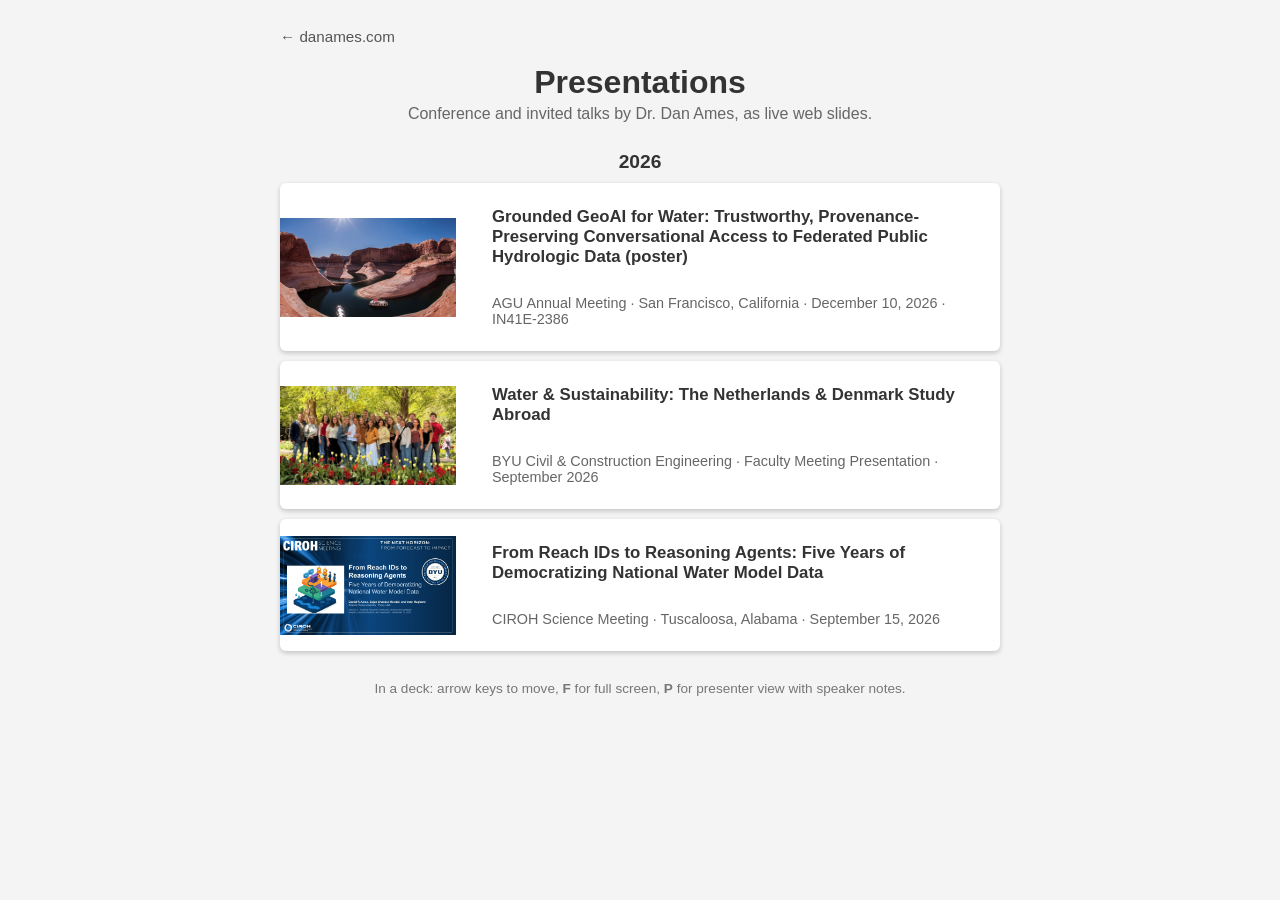
<file: index.html>
<!DOCTYPE html>
<html lang="en">
<head>
<meta charset="UTF-8">
<meta name="viewport" content="width=device-width, initial-scale=1.0">
<title>Presentations · Dr. Dan Ames</title>
<link rel="icon" href="https://danames.com/favicon.ico">
<style>
  body { font-family: Arial, sans-serif; background-color: #f4f4f4; margin: 0; padding: 0; color: #333; }
  .container { max-width: 720px; margin: auto; padding: 20px; }
  .back { display: inline-block; margin-top: 8px; color: #555; text-decoration: none; font-size: 0.95em; }
  .back:hover { text-decoration: underline; }
  h1 { text-align: center; margin: 18px 0 4px; }
  .sub { text-align: center; color: #666; margin: 0 0 24px; }
  .year { text-align: center; font-weight: bold; font-size: 1.2em; margin: 28px 0 8px; }
  .talk { display: flex; align-items: center; background: #fff; margin: 10px 0; border-radius: 6px;
          box-shadow: 0 2px 5px rgba(0,0,0,0.2); text-decoration: none; color: #333; overflow: hidden; }
  .talk:hover { background: #e9e9e9; }
  .talk img { width: 176px; height: 99px; object-fit: cover; flex-shrink: 0; }
  .talk div { padding: 12px 18px; }
  .talk .title { font-weight: bold; font-size: 1.05em; margin-bottom: 4px; }
  .talk .meta { color: #666; font-size: 0.9em; }
  .tip { text-align: center; color: #777; font-size: 0.85em; margin-top: 30px; }
  @media (max-width: 480px) { .talk img { width: 110px; height: 62px; } }
</style>
</head>
<body>
<div class="container">
  <a class="back" href="https://danames.com">← danames.com</a>
  <h1>Presentations</h1>
  <p class="sub">Conference and invited talks by Dr. Dan Ames, as live web slides.</p>

  <!-- Newest first. To add a talk: convert it into presentations/<slug>/ and add a card here. -->
  <div class="year">2026</div>
  <a class="talk" href="posters/2026-agu-poster/">
    <img src="posters/2026-agu-poster/img/card.jpg" alt="">
    <div>
      <div class="title">Grounded GeoAI for Water: Trustworthy, Provenance-Preserving Conversational Access to Federated Public Hydrologic Data (poster)</div>
      <div class="meta">AGU Annual Meeting · San Francisco, California · December 10, 2026 · IN41E-2386</div>
    </div>
  </a>
  <a class="talk" href="presentations/2026-ce439-study-abroad/">
    <img src="presentations/2026-ce439-study-abroad/images/keukenhof-cohort.jpg" alt="CE 439 Study Abroad Cohort">
    <div>
      <div class="title">Water &amp; Sustainability: The Netherlands &amp; Denmark Study Abroad</div>
      <div class="meta">BYU Civil &amp; Construction Engineering · Faculty Meeting Presentation · September 2026</div>
    </div>
  </a>
  <a class="talk" href="presentations/2026-ciroh-science-meeting/">
    <img src="presentations/2026-ciroh-science-meeting/images/slide-01.jpg" alt="">
    <div>
      <div class="title">From Reach IDs to Reasoning Agents: Five Years of Democratizing National Water Model Data</div>
      <div class="meta">CIROH Science Meeting · Tuscaloosa, Alabama · September 15, 2026</div>
    </div>
  </a>

  <p class="tip">In a deck: arrow keys to move, <b>F</b> for full screen, <b>P</b> for presenter view with speaker notes.</p>
</div>
</body>
</html>
</file>
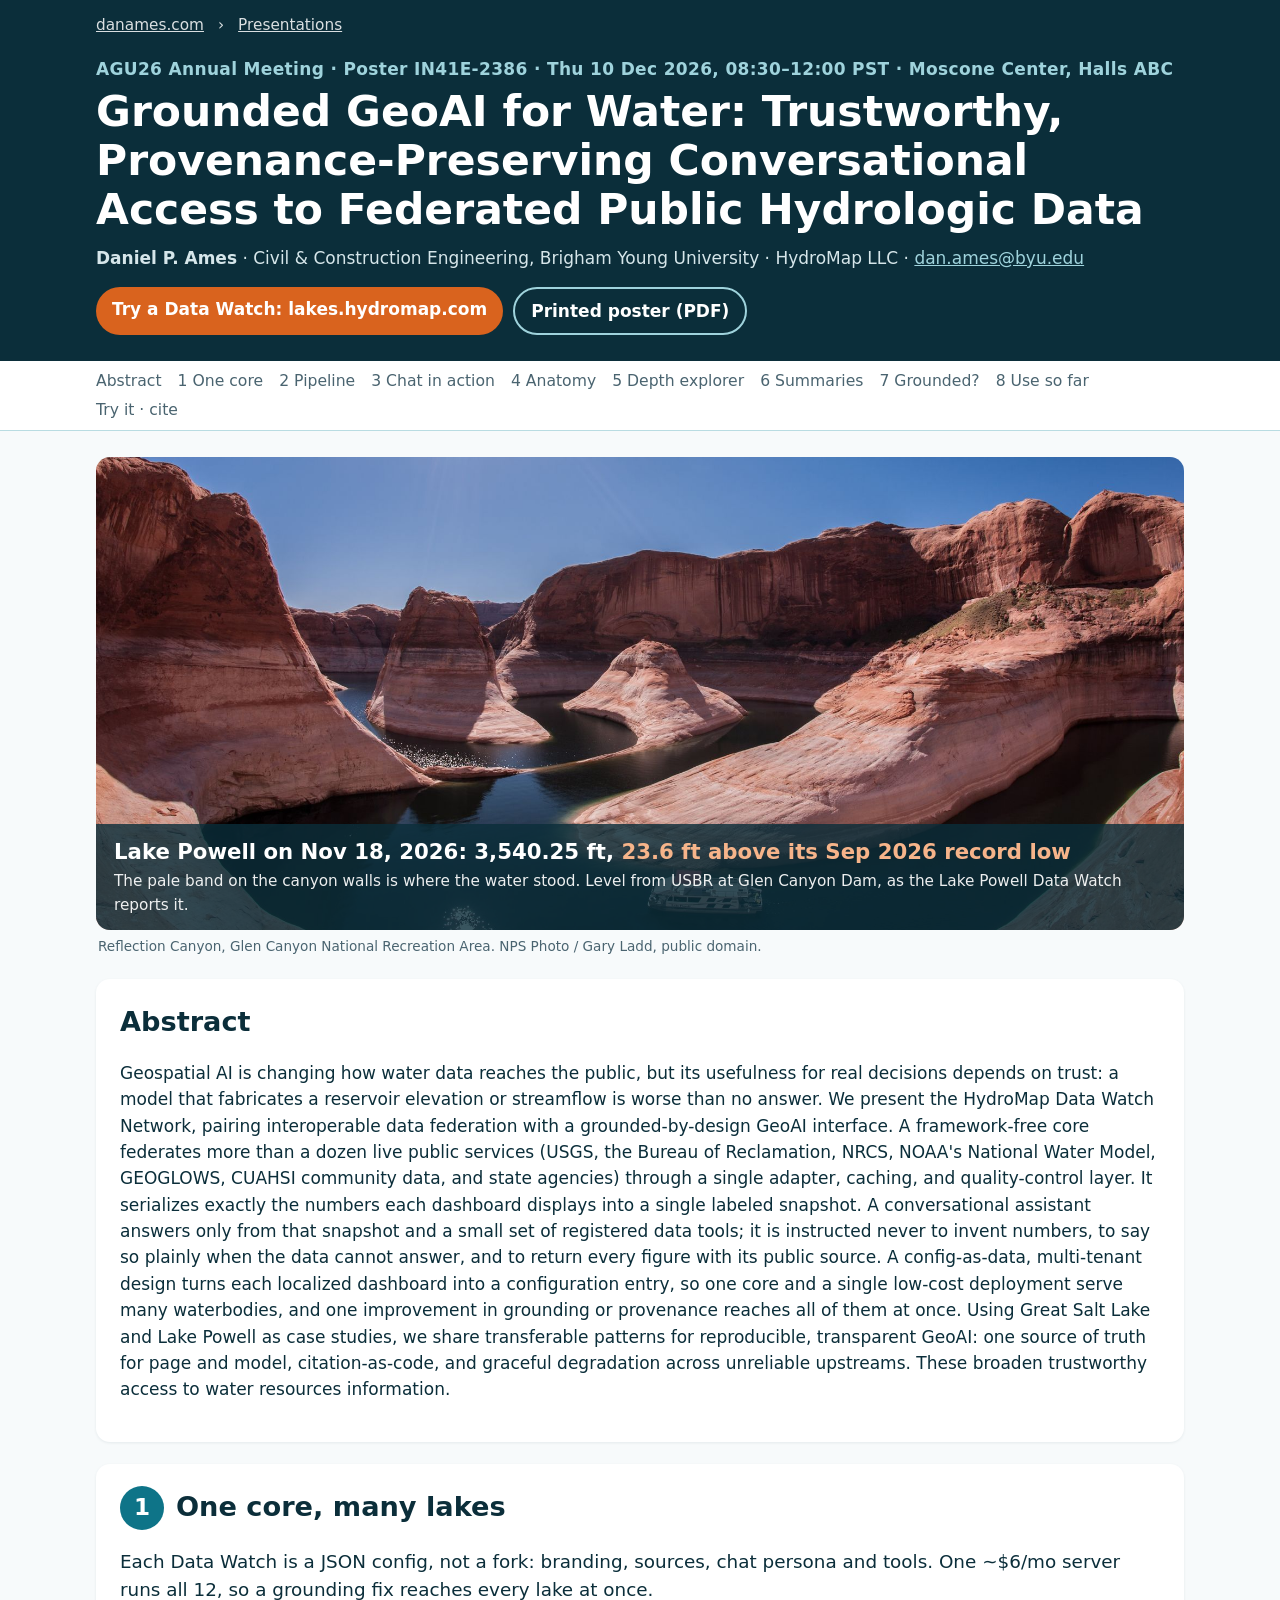
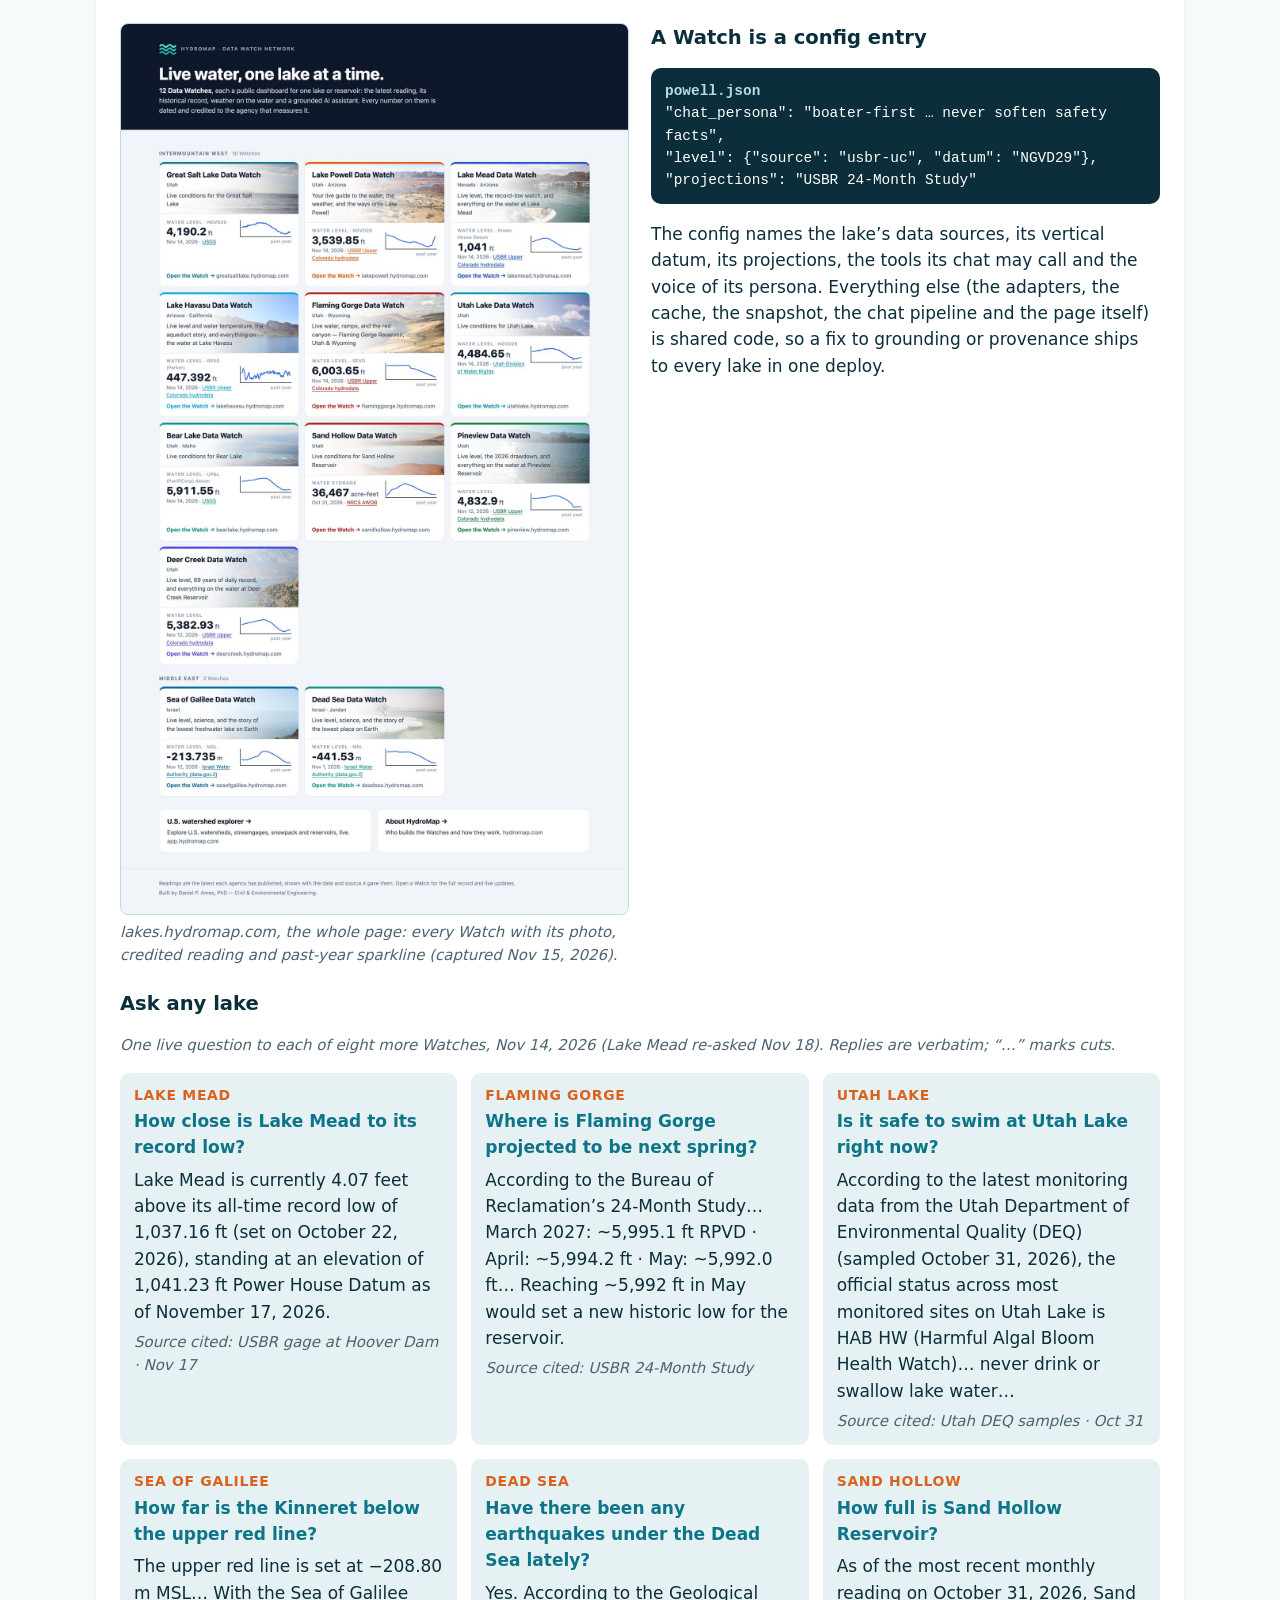
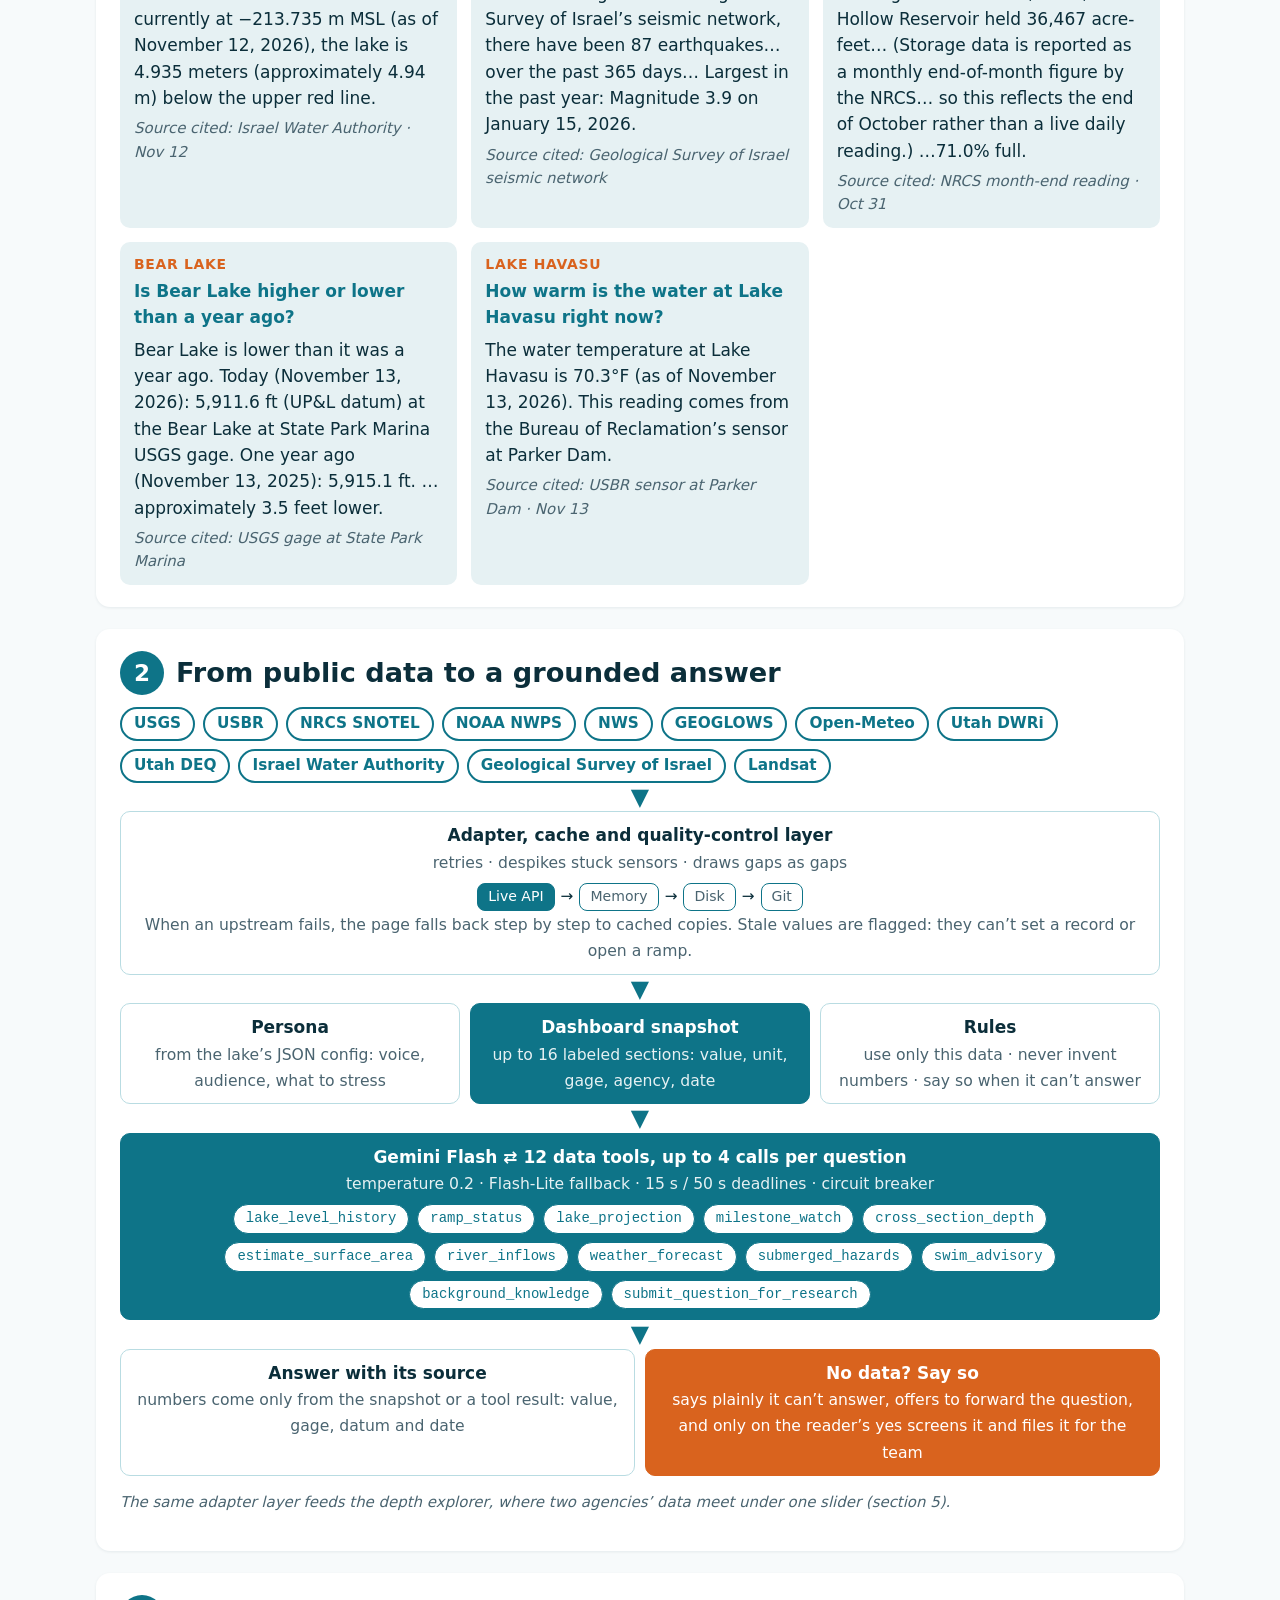
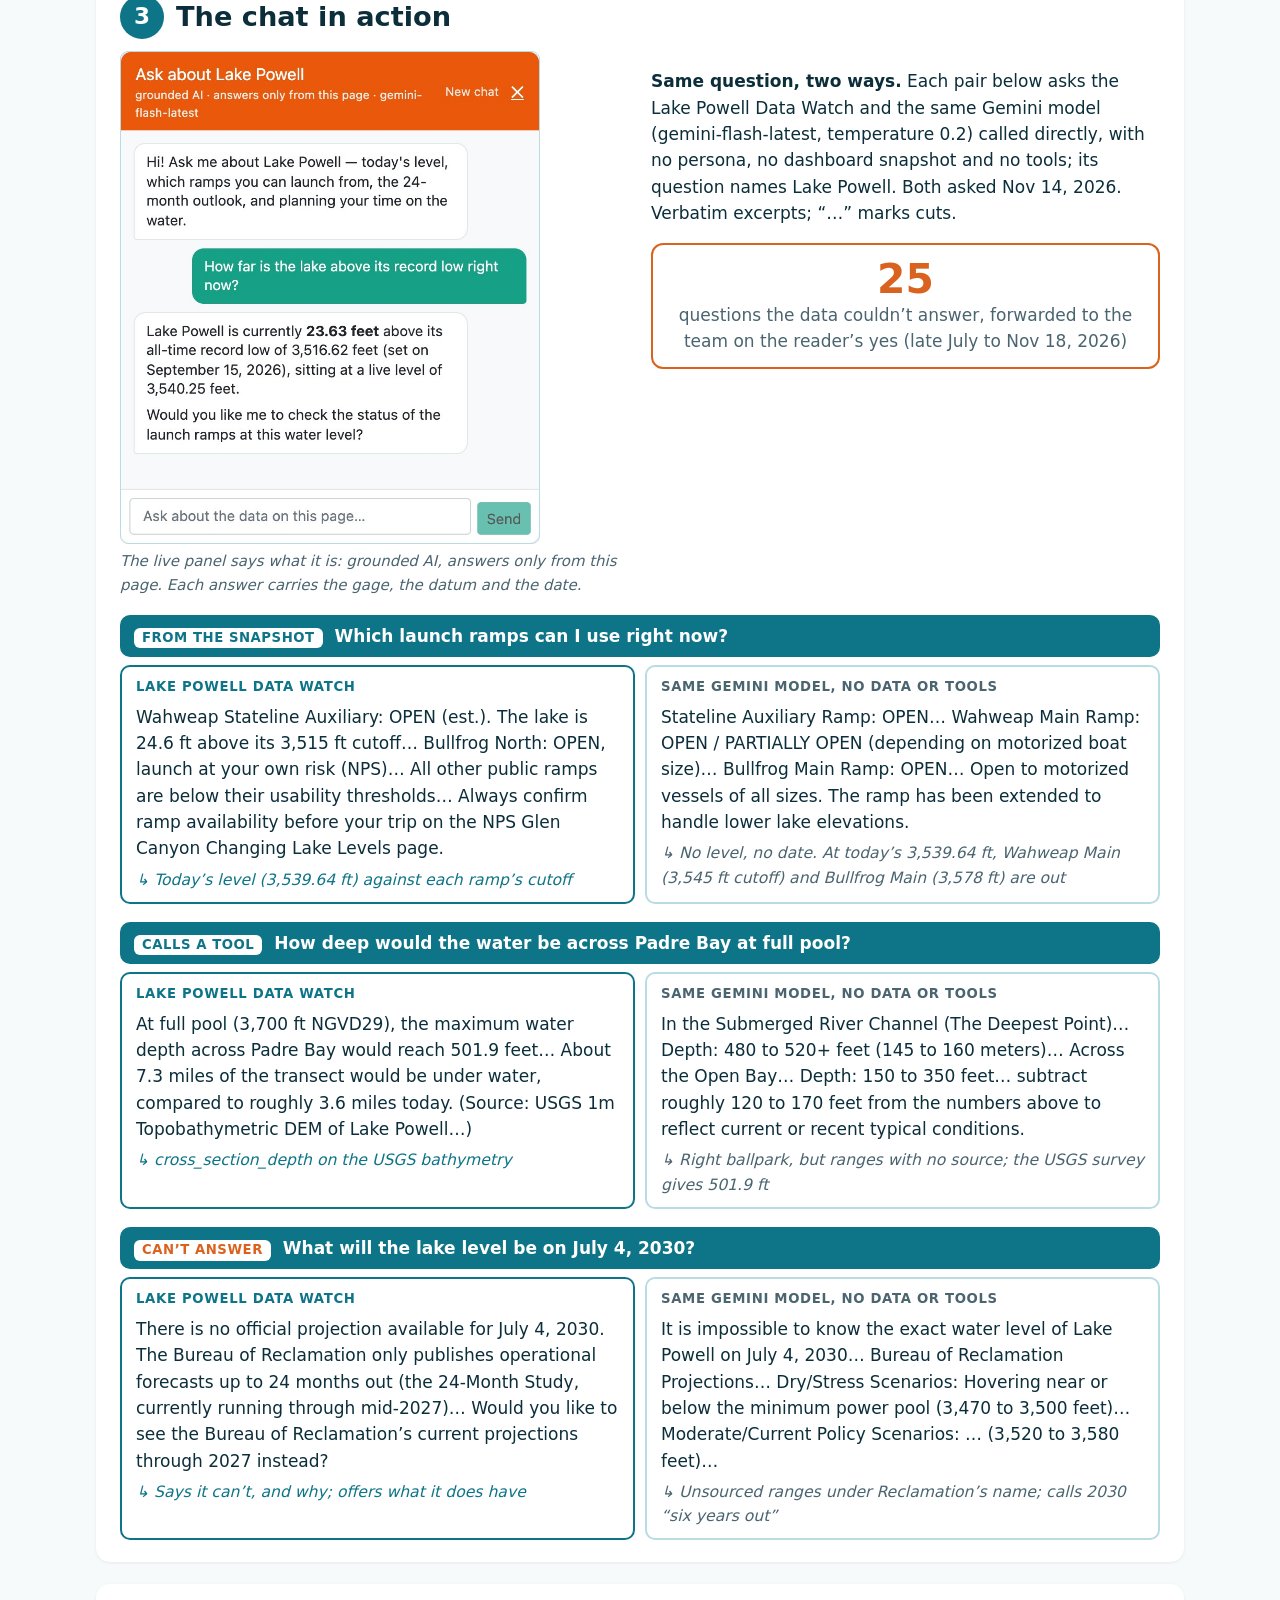
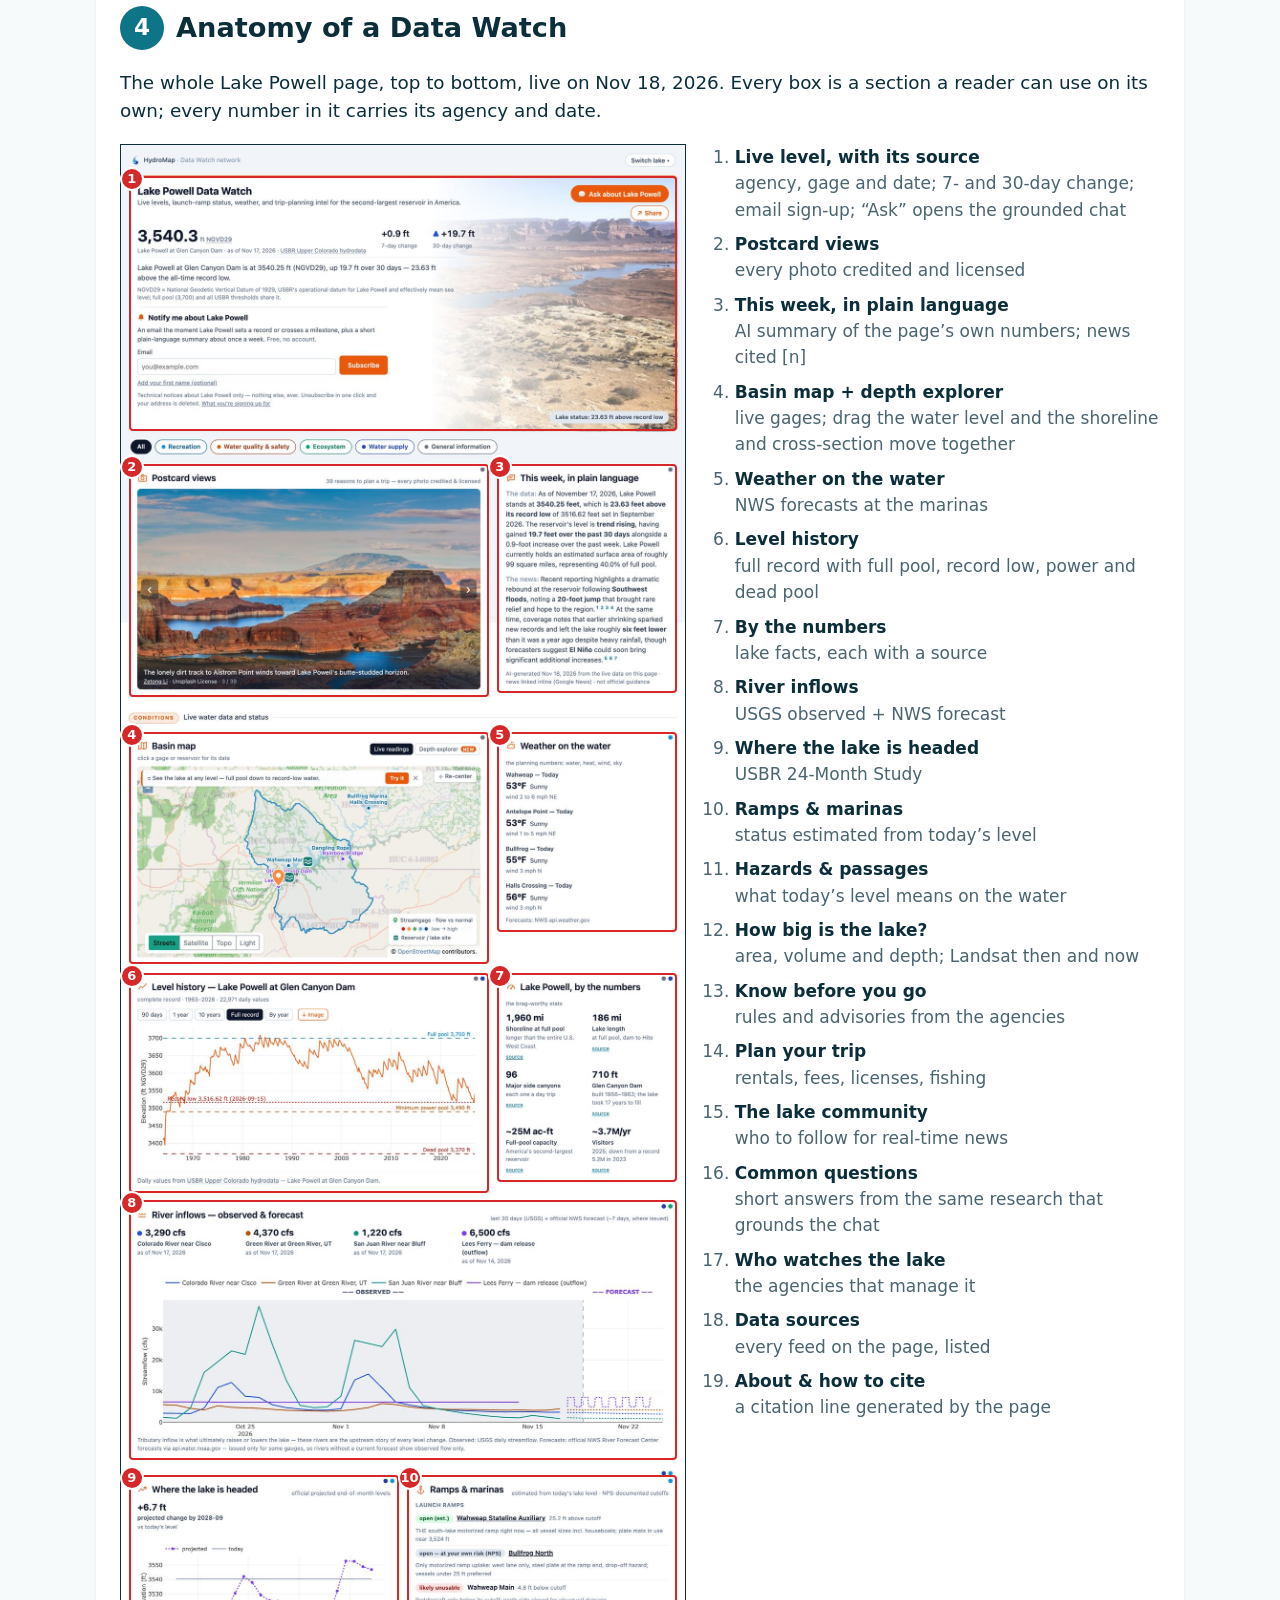
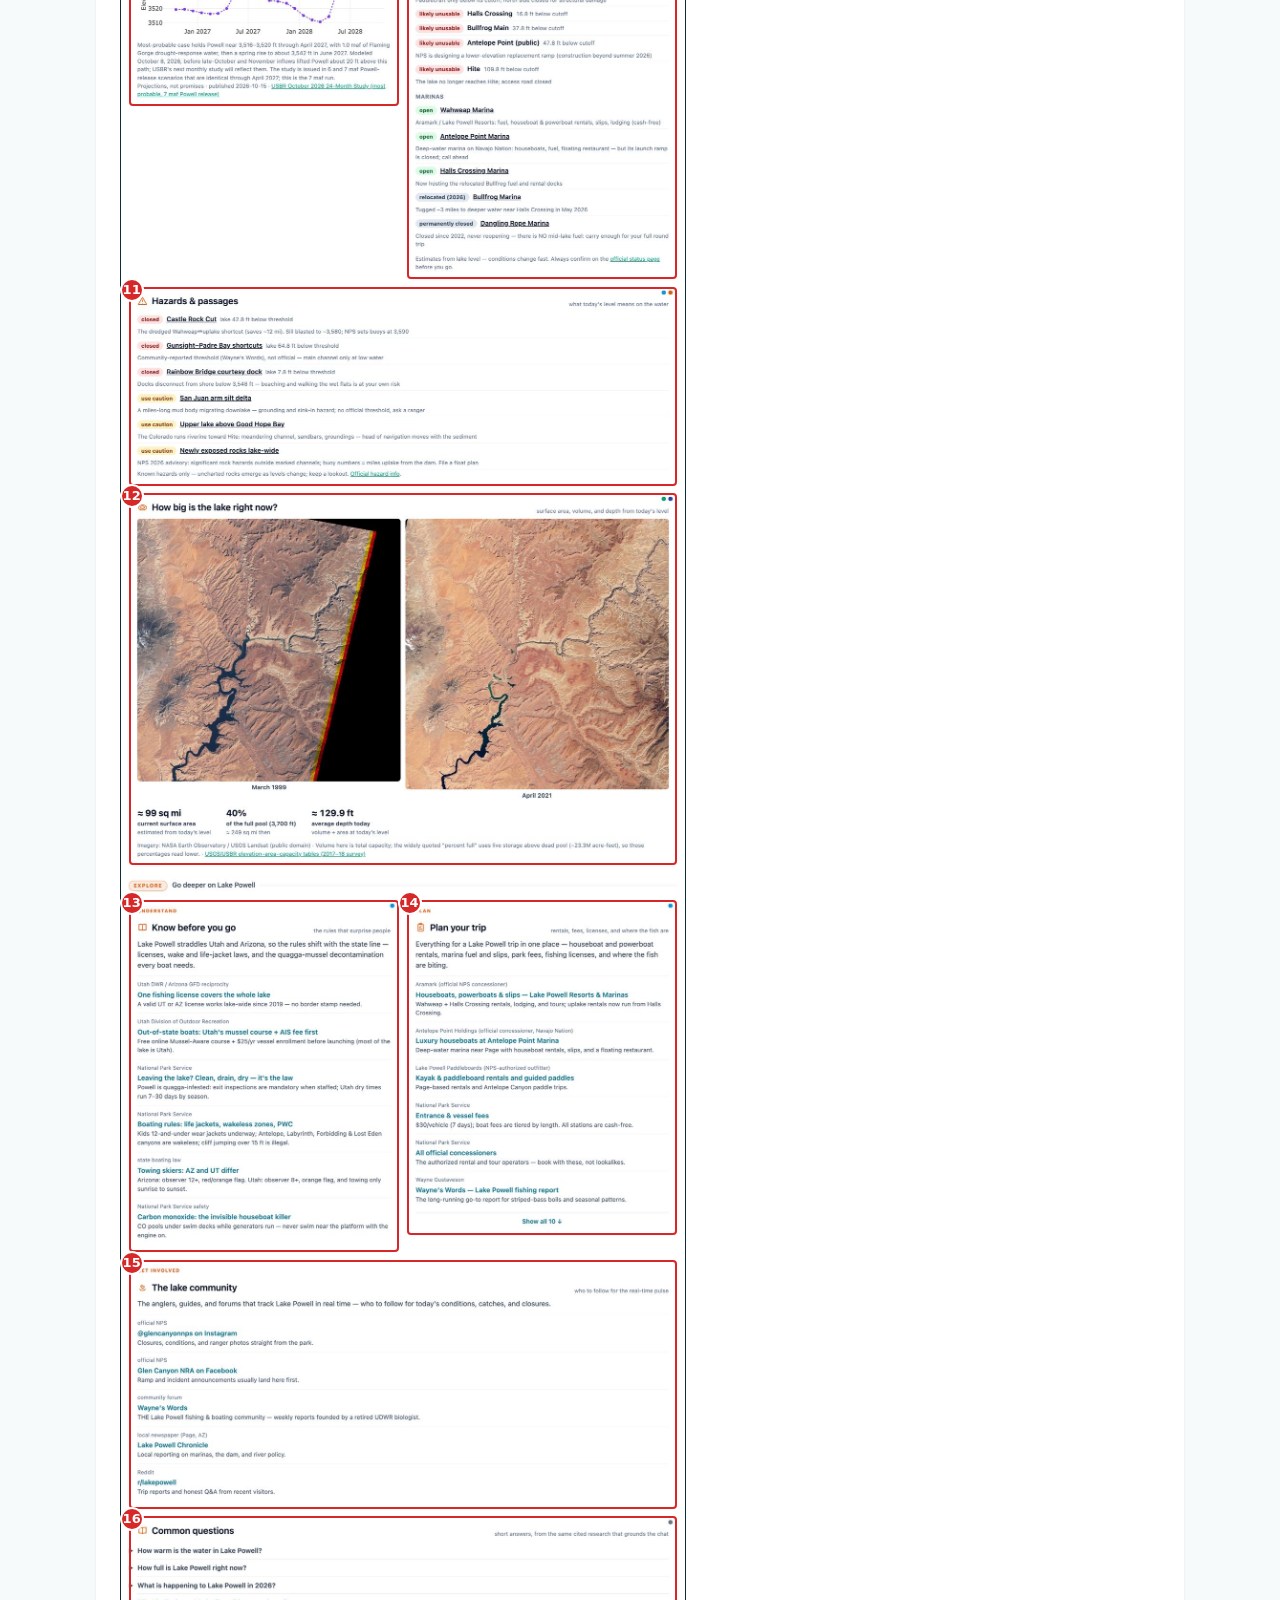
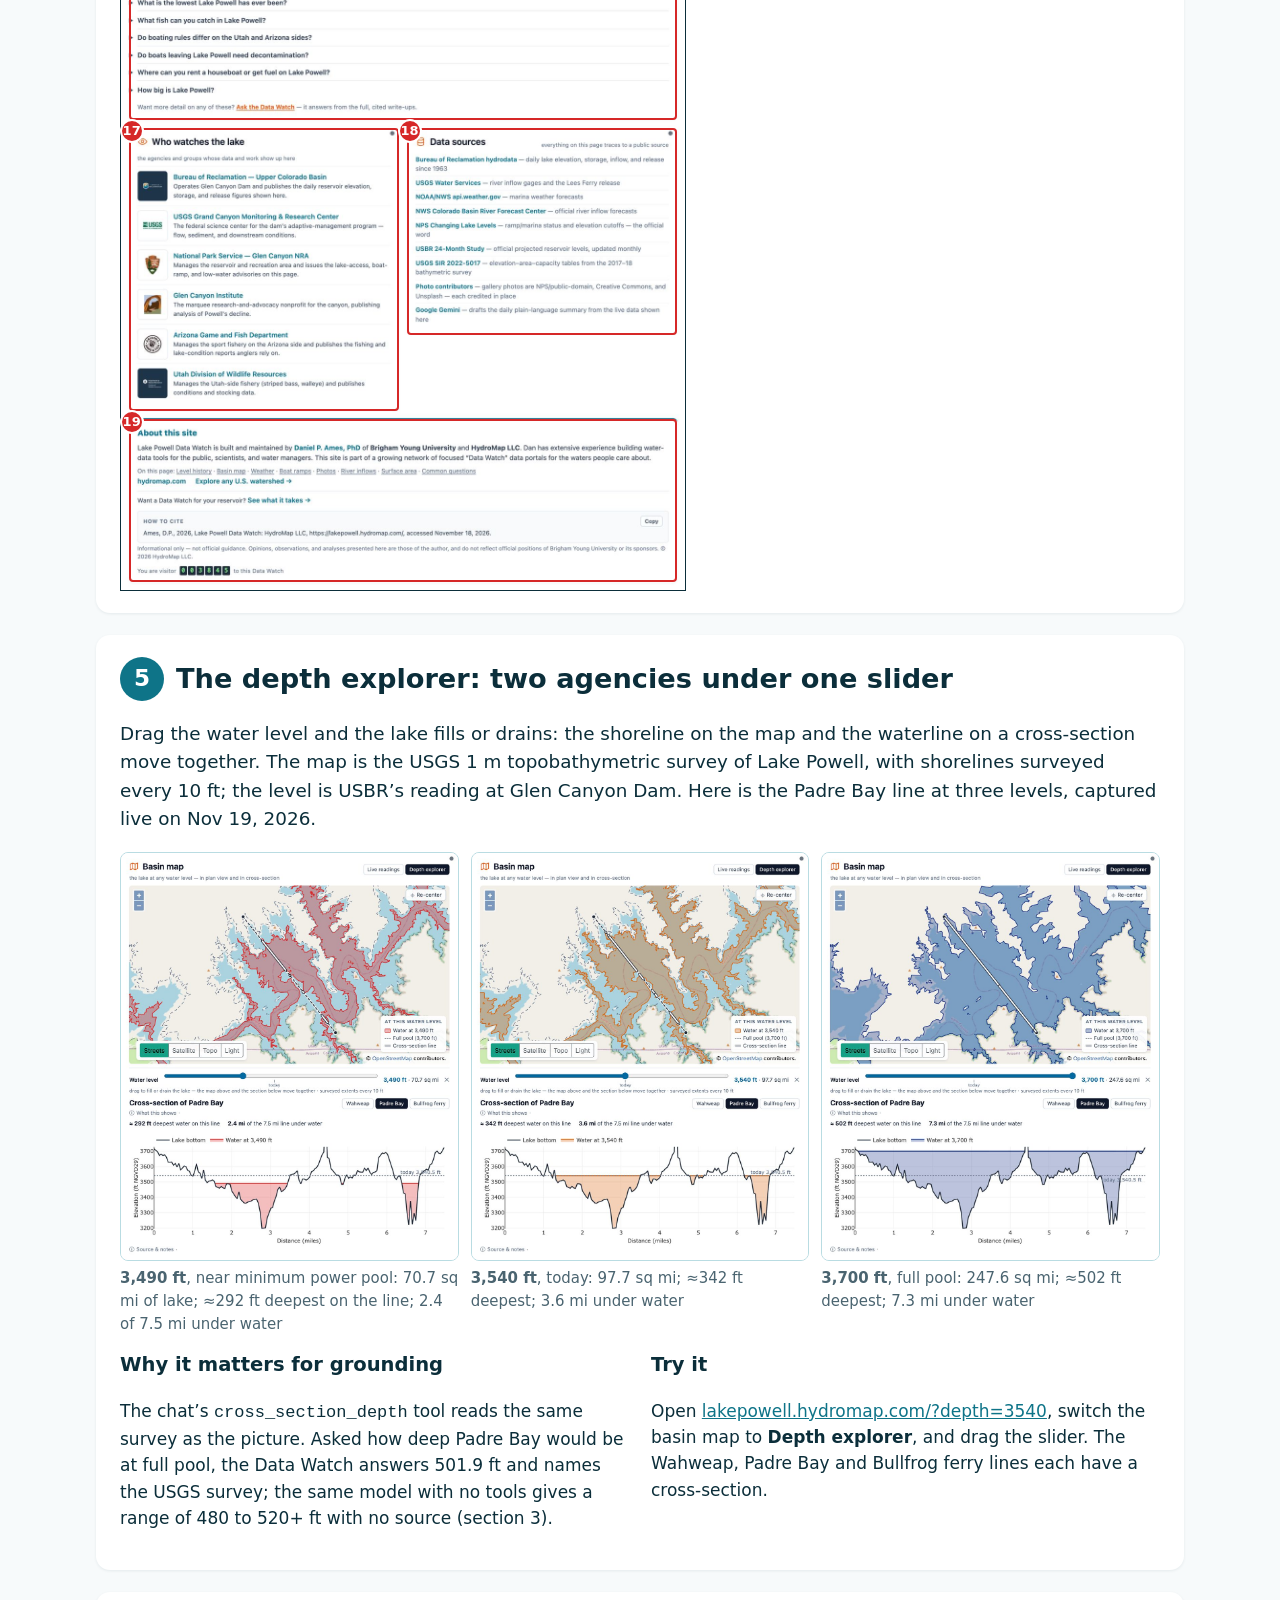
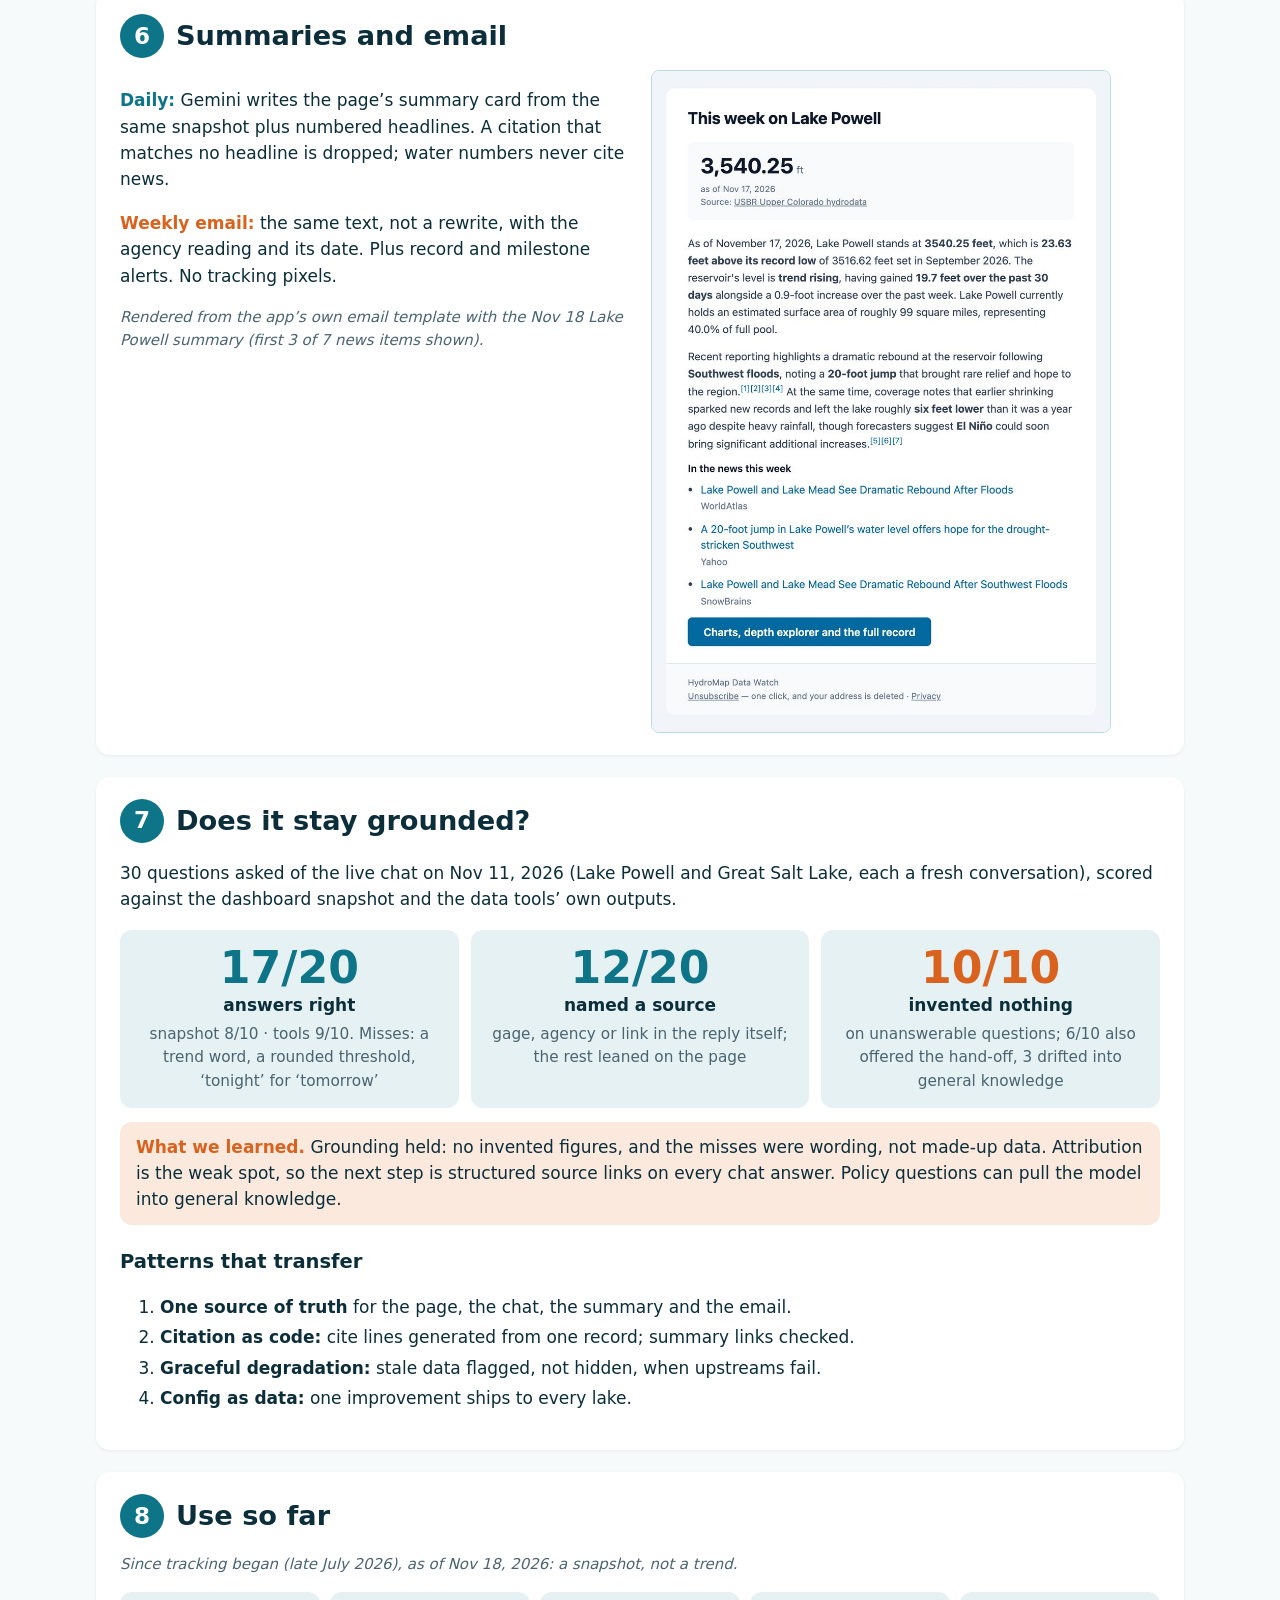
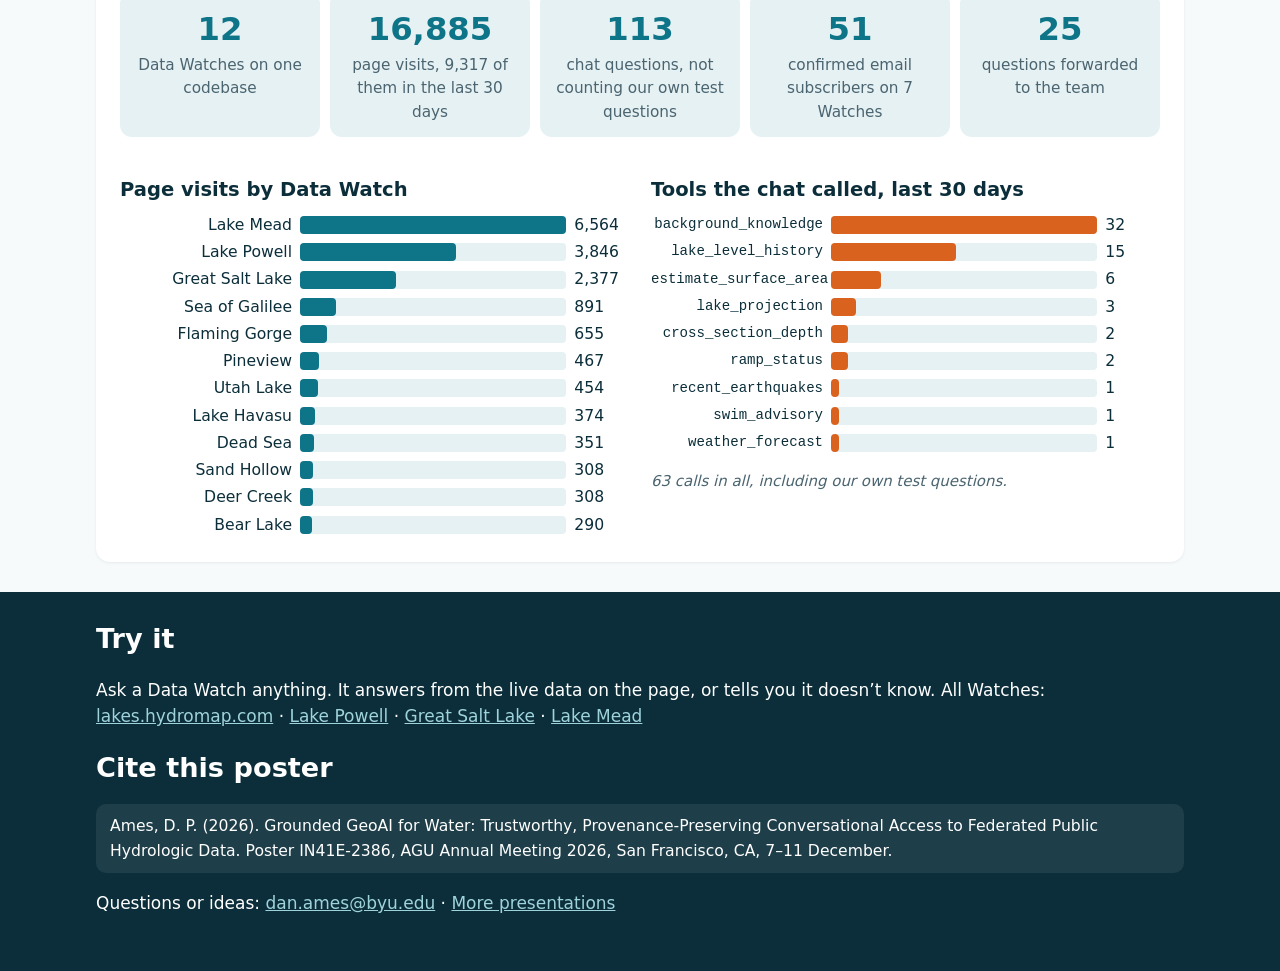
<file: posters/2026-agu-poster/index.html>
<!DOCTYPE html>
<html lang="en">
<head>
<meta charset="UTF-8">
<meta name="viewport" content="width=device-width, initial-scale=1.0">
<title>Grounded GeoAI for Water · AGU26 poster · Dan Ames</title>
<meta name="description" content="Online companion to AGU26 poster IN41E-2386: the HydroMap Data Watch Network and its grounded AI chat, with every section of the printed poster at full size plus the material that did not fit.">
<meta property="og:title" content="Grounded GeoAI for Water (AGU26 IN41E-2386)">
<meta property="og:description" content="Trustworthy, provenance-preserving conversational access to federated public hydrologic data. Dan Ames, BYU and HydroMap.">
<meta property="og:image" content="https://danames.com/ames-presentations/posters/2026-agu-poster/img/card.jpg">
<link rel="icon" href="https://danames.com/favicon.ico">
<style>
  :root { --ink:#0B2E3A; --teal:#0E7488; --teal-lt:#E6F1F3; --teal-mid:#B9DCE2; --sand:#D9631E; --sand-lt:#FBE9DE; --muted:#4A6470; --bg:#F7FAFB; --card:#fff; color-scheme: light; }
  * { box-sizing: border-box; }
  html { scroll-behavior: smooth; }
  body { margin:0; background:var(--bg); color:var(--ink); font: 17px/1.55 "Segoe UI", system-ui, -apple-system, Calibri, Arial, sans-serif; }
  a { color: var(--teal); }
  .wrap { max-width: 1120px; margin: 0 auto; padding: 0 16px; }
  header.top { background: var(--ink); color:#fff; padding: 14px 0 26px; }
  header.top .crumbs { font-size: .9em; opacity:.85; display:flex; gap:14px; flex-wrap:wrap; }
  header.top .crumbs a { color:#fff; }
  .meeting { margin: 18px 0 6px; color: #9fd3dc; font-weight: 600; letter-spacing: .02em; }
  h1 { font-size: clamp(1.6em, 4vw, 2.5em); line-height: 1.15; margin: 4px 0 10px; }
  .by { margin: 0 0 16px; color: #d6e6ea; }
  .btns { display:flex; gap:10px; flex-wrap:wrap; }
  .btn { display:inline-block; padding: 9px 16px; border-radius: 999px; background: var(--sand); color:#fff; text-decoration:none; font-weight:600; }
  .btn.alt { background: transparent; border: 2px solid #9fd3dc; color:#fff; }
  nav.toc { position: sticky; top:0; z-index: 5; background: #fff; border-bottom: 1px solid var(--teal-mid); }
  nav.toc ol { list-style:none; margin:0 auto; padding: 8px 16px; max-width:1120px; display:flex; gap: 4px 16px; flex-wrap: wrap; font-size:.92em; }
  nav.toc a { text-decoration:none; color: var(--muted); }
  nav.toc a:hover { color: var(--teal); }
  figure { margin: 0; }
  .hero { position: relative; margin: 26px 0 0; border-radius: 14px; overflow: hidden; }
  .hero img { display:block; width:100%; height:auto; aspect-ratio: 2.3; object-fit: cover; object-position: center 80%; }
  .hero figcaption { position:absolute; left:0; right:0; bottom:0; background: rgba(11,46,58,.80); color:#fff; padding: 12px 18px; }
  .hero .big { font-size: 1.25em; font-weight: 700; margin:0; }
  .hero .big em { color: #F6B48A; font-style: normal; }
  .hero .small { margin: 2px 0 0; font-size: .9em; opacity:.92; }
  .credit { font-size:.8em; color: var(--muted); margin: 6px 2px 0; }
  section { background: var(--card); border-radius: 14px; padding: 22px 24px; margin: 22px 0; box-shadow: 0 1px 3px rgba(11,46,58,.08); scroll-margin-top: 56px; }
  h2 { display:flex; align-items:center; gap: 12px; font-size: 1.6em; margin: 0 0 12px; }
  h2 .num { flex: 0 0 auto; width: 44px; height: 44px; border-radius: 50%; background: var(--teal); color:#fff; display:grid; place-items:center; font-size: .85em; }
  h3 { font-size: 1.15em; margin: 22px 0 8px; }
  .lede { font-size: 1.08em; }
  .grid2 { display:grid; grid-template-columns: minmax(0,1fr) minmax(0,1fr); gap: 22px; align-items: start; }
  .shot { border: 1px solid var(--teal-mid); border-radius: 8px; overflow: hidden; background:#fff; }
  .shot img { display:block; width:100%; height:auto; }
  figcaption.cap { font-size: .88em; color: var(--muted); font-style: italic; margin-top: 6px; }
  pre.code { background: var(--ink); color:#fff; padding: 12px 14px; border-radius: 10px; font-size: .85em; white-space: pre-wrap; overflow-wrap: anywhere; }
  pre.code b { color: var(--teal-mid); }
  .lakes { display:grid; grid-template-columns: repeat(auto-fill, minmax(300px, 1fr)); gap: 14px; }
  .lake { background: var(--teal-lt); border-radius: 10px; padding: 12px 14px; }
  .lake p { margin: 0; }
  .lake .who { color: var(--sand); font-weight: 700; text-transform: uppercase; letter-spacing: .05em; font-size: .82em; }
  .lake .q { color: var(--teal); font-weight: 700; margin: 2px 0 6px; }
  .lake blockquote { margin: 0 0 6px; }
  .lake .src { color: var(--muted); font-style: italic; font-size: .88em; }
  .flow { display:flex; flex-direction: column; align-items: stretch; gap: 0; }
  .flow .arrow { text-align:center; color: var(--teal); font-size: 1.4em; line-height: 1.2; }
  ul.chips { list-style:none; padding:0; margin: 0; display:flex; flex-wrap: wrap; gap: 8px; }
  ul.chips li { overflow-wrap:anywhere; border: 2px solid var(--teal); color: var(--teal); border-radius: 999px; padding: 3px 12px; font-weight: 600; font-size: .9em; background:#fff; }
  ul.chips.mono li { font-family: ui-monospace, Menlo, Consolas, monospace; font-weight: 500; font-size: .82em; border-width: 1.5px; }
  .box { border-radius: 10px; padding: 10px 14px; background: #fff; border: 1.5px solid var(--teal-mid); text-align: center; }
  .box b { display:block; }
  .box span { color: var(--muted); font-size: .92em; }
  .box.dark { background: var(--teal); color:#fff; border-color: var(--teal); }
  .box.dark span { color: #e6f1f3; }
  .box.warn { background: var(--sand); border-color: var(--sand); color: #fff; }
  .box.warn span { color: #fff; }
  .row3 { display:grid; grid-template-columns: repeat(3, 1fr); gap: 10px; }
  .row2 { display:grid; grid-template-columns: 1fr 1fr; gap: 10px; }
  .chain { display:flex; align-items:center; justify-content:center; gap: 6px; flex-wrap: wrap; margin-top: 8px; font-size: .9em; }
  .chain span { border: 1.5px solid var(--teal); border-radius: 8px; padding: 2px 10px; }
  .chain span:first-child { background: var(--teal); color:#fff; }
  .pair { margin: 18px 0 0; }
  .pq { background: var(--teal); color:#fff; border-radius: 10px; padding: 8px 14px; margin: 0 0 8px; font-weight: 700; }
  .tag { display:inline-block; background:#fff; color: var(--teal); border-radius: 6px; padding: 0 8px; margin-right: 6px; font-size: .78em; text-transform: uppercase; letter-spacing: .04em; }
  .tag.warn { color: var(--sand); }
  .two { display:grid; grid-template-columns: minmax(0,1fr) minmax(0,1fr); gap: 10px; }
  .ans { border-radius: 10px; padding: 10px 14px; border: 2.5px solid var(--teal); background:#fff; }
  .ans.gen { border-color: var(--teal-mid); }
  .ans p { margin: 0 0 6px; }
  .ans .lbl { font-size: .78em; font-weight: 700; text-transform: uppercase; letter-spacing: .05em; color: var(--teal); }
  .ans.gen .lbl { color: var(--muted); }
  .ans .note { font-style: italic; color: var(--teal); font-size: .92em; margin: 0; }
  .ans.gen .note { color: var(--muted); }
  .fwd { border: 2px solid var(--sand); border-radius: 12px; padding: 12px; text-align:center; margin-top: 12px; }
  .fwd .n { font-size: 2.4em; font-weight: 800; color: var(--sand); margin:0; line-height: 1.1; }
  .fwd p { margin: 0; color: var(--muted); }
  .depth3 { display:grid; grid-template-columns: repeat(3, minmax(0,1fr)); gap: 12px; }
  .depth3 figcaption { font-size:.88em; color: var(--muted); margin-top: 6px; }
  .anat { display:grid; grid-template-columns: minmax(0, 1.25fr) minmax(0, 1fr); gap: 22px; align-items:start; }
  .page { position: relative; border: 1px solid var(--ink); }
  .page img { display:block; width:100%; height:auto; }
  .hot { position:absolute; border: 2px solid #D62828; border-radius: 4px; }
  .hot span { position:absolute; left: -11px; top: -11px; width: 24px; height: 24px; border-radius: 50%; background: #D62828; color:#fff; font-size: 13px; font-weight: 700; display:grid; place-items:center; border: 2px solid #fff; }
  .hot:hover, .hot:focus { background: rgba(214,40,40,.08); }
  ol.legend { position: sticky; top: 64px; margin: 0; padding-left: 1.6em; }
  ol.legend li { margin: 0 0 8px; color: var(--muted); }
  ol.legend li b { color: var(--ink); display:block; }
  ol.legend li:target { background: var(--sand-lt); border-radius: 6px; }
  .tiles { display:grid; grid-template-columns: repeat(3, 1fr); gap: 12px; }
  .tile { background: var(--teal-lt); border-radius: 12px; padding: 14px; text-align:center; }
  .tile p { margin: 0; }
  .tile .score { font-size: 2.6em; font-weight: 800; color: var(--teal); line-height: 1.1; }
  .tile.hi .score { color: var(--sand); }
  .tile .tl { font-weight: 700; }
  .tile .td { color: var(--muted); font-size: .9em; margin-top: 4px; }
  .learned { background: var(--sand-lt); border-radius: 12px; padding: 12px 16px; margin-top: 14px; }
  ol.pat li { margin-bottom: 4px; }
  .stats { display:grid; grid-template-columns: repeat(5, 1fr); gap: 10px; }
  .stat { background: var(--teal-lt); border-radius: 12px; padding: 12px; text-align:center; }
  .stat p { margin: 0; color: var(--muted); font-size: .9em; }
  .stat .n { font-size: 1.9em; font-weight: 800; color: var(--teal); }
  .bar { display:grid; grid-template-columns: 11em 1fr 3.5em; align-items:center; gap: 8px; margin: 3px 0; font-size: .92em; }
  .bar.mono .bn { font-family: ui-monospace, Menlo, Consolas, monospace; font-size: .9em; }
  .bn { text-align: right; }
  .bt { background: var(--teal-lt); border-radius: 4px; height: 18px; }
  .bt i { display:block; height: 100%; background: var(--teal); border-radius: 4px; }
  .bar.mono .bt i { background: var(--sand); }
  .bv { font-variant-numeric: tabular-nums; }
  .note-s { color: var(--muted); font-size: .88em; font-style: italic; }
  footer { background: var(--ink); color:#fff; padding: 26px 0 40px; margin-top: 30px; }
  footer a { color: #9fd3dc; }
  footer h2 { color:#fff; }
  .cite { background: rgba(255,255,255,.08); border-radius: 10px; padding: 10px 14px; font-size: .92em; }
  @media (max-width: 820px) {
    .grid2, .anat, .two, .row2 { grid-template-columns: minmax(0,1fr); }
    .row3, .tiles, .depth3 { grid-template-columns: minmax(0,1fr); }
    .stats { grid-template-columns: 1fr 1fr; }
    ol.legend { position: static; }
    nav.toc ol { flex-wrap: nowrap; overflow-x: auto; white-space: nowrap; }
    section { padding: 18px 16px; }
    .hero img { aspect-ratio: 1.5; }
    .hero figcaption { position: static; }
    .bar { grid-template-columns: 8.5em 1fr 3em; }
  }
</style>
</head>
<body>
<header class="top">
  <div class="wrap">
    <div class="crumbs"><a href="https://danames.com">danames.com</a> <span>›</span> <a href="https://danames.com/ames-presentations/">Presentations</a></div>
    <p class="meeting">AGU26 Annual Meeting · Poster IN41E-2386 · Thu 10 Dec 2026, 08:30–12:00 PST · Moscone Center, Halls ABC</p>
    <h1>Grounded GeoAI for Water: Trustworthy, Provenance-Preserving Conversational Access to Federated Public Hydrologic Data</h1>
    <p class="by"><b>Daniel P. Ames</b> · Civil &amp; Construction Engineering, Brigham Young University · HydroMap LLC · <a href="mailto:dan.ames@byu.edu" style="color:#9fd3dc">dan.ames@byu.edu</a></p>
    <div class="btns">
      <a class="btn" href="https://lakes.hydromap.com">Try a Data Watch: lakes.hydromap.com</a>
      <a class="btn alt" href="poster.pdf">Printed poster (PDF)</a>
    </div>
  </div>
</header>
<nav class="toc" aria-label="Sections"><ol>
  <li><a href="#abstract">Abstract</a></li><li><a href="#s1">1 One core</a></li><li><a href="#s2">2 Pipeline</a></li>
  <li><a href="#s3">3 Chat in action</a></li><li><a href="#s4">4 Anatomy</a></li><li><a href="#s5">5 Depth explorer</a></li><li><a href="#s6">6 Summaries</a></li>
  <li><a href="#s7">7 Grounded?</a></li><li><a href="#s8">8 Use so far</a></li><li><a href="#more">Try it · cite</a></li>
</ol></nav>
<main class="wrap">
  <figure class="hero">
    <img src="img/hero.jpg" width="2000" height="1331" alt="Reflection Canyon on Lake Powell: a houseboat on dark water between sandstone walls marked by a pale band where the water once stood">
    <figcaption>
      <p class="big">Lake Powell on Nov 18, 2026: 3,540.25 ft, <em>23.6 ft above its Sep 2026 record low</em></p>
      <p class="small">The pale band on the canyon walls is where the water stood. Level from USBR at Glen Canyon Dam, as the Lake Powell Data Watch reports it.</p>
    </figcaption>
  </figure>
  <p class="credit">Reflection Canyon, Glen Canyon National Recreation Area. NPS Photo / Gary Ladd, public domain.</p>

  <section id="abstract">
    <h2>Abstract</h2>
    <p>Geospatial AI is changing how water data reaches the public, but its usefulness for real decisions depends on trust: a model that fabricates a reservoir elevation or streamflow is worse than no answer. We present the HydroMap Data Watch Network, pairing interoperable data federation with a grounded-by-design GeoAI interface. A framework-free core federates more than a dozen live public services (USGS, the Bureau of Reclamation, NRCS, NOAA&#x27;s National Water Model, GEOGLOWS, CUAHSI community data, and state agencies) through a single adapter, caching, and quality-control layer. It serializes exactly the numbers each dashboard displays into a single labeled snapshot. A conversational assistant answers only from that snapshot and a small set of registered data tools; it is instructed never to invent numbers, to say so plainly when the data cannot answer, and to return every figure with its public source. A config-as-data, multi-tenant design turns each localized dashboard into a configuration entry, so one core and a single low-cost deployment serve many waterbodies, and one improvement in grounding or provenance reaches all of them at once. Using Great Salt Lake and Lake Powell as case studies, we share transferable patterns for reproducible, transparent GeoAI: one source of truth for page and model, citation-as-code, and graceful degradation across unreliable upstreams. These broaden trustworthy access to water resources information.</p>
  </section>

  <section id="s1">
    <h2><span class="num">1</span>One core, many lakes</h2>
    <p class="lede">Each Data Watch is a JSON config, not a fork: branding, sources, chat persona and tools. One ~$6/mo server runs all 12, so a grounding fix reaches every lake at once.</p>
    <div class="grid2">
      <figure>
        <div class="shot"><img src="img/hub.jpg" width="1280" height="2246" loading="lazy" alt="lakes.hydromap.com: the Data Watch Network page with a card for each of the 12 Watches, each showing a lake photo, the latest credited reading and a past-year sparkline"></div>
        <figcaption class="cap">lakes.hydromap.com, the whole page: every Watch with its photo, credited reading and past-year sparkline (captured Nov 15, 2026).</figcaption>
      </figure>
      <div>
        <h3 style="margin-top:0">A Watch is a config entry</h3>
<pre class="code"><b>powell.json</b>
"chat_persona": "boater-first … never soften safety facts",
"level": {"source": "usbr-uc", "datum": "NGVD29"},
"projections": "USBR 24-Month Study"</pre>
        <p>The config names the lake’s data sources, its vertical datum, its projections, the tools its chat may call and the voice of its persona. Everything else (the adapters, the cache, the snapshot, the chat pipeline and the page itself) is shared code, so a fix to grounding or provenance ships to every lake in one deploy.</p>
      </div>
    </div>
    <h3>Ask any lake</h3>
    <p class="note-s">One live question to each of eight more Watches, Nov 14, 2026 (Lake Mead re-asked Nov 18). Replies are verbatim; “…” marks cuts.</p>
    <div class="lakes">
      <article class="lake">
        <p class="who">Lake Mead</p>
        <p class="q">How close is Lake Mead to its record low?</p>
        <blockquote>Lake Mead is currently 4.07 feet above its all-time record low of 1,037.16 ft (set on October 22, 2026), standing at an elevation of 1,041.23 ft Power House Datum as of November 17, 2026.</blockquote>
        <p class="src">Source cited: USBR gage at Hoover Dam · Nov 17</p>
      </article>
      <article class="lake">
        <p class="who">Flaming Gorge</p>
        <p class="q">Where is Flaming Gorge projected to be next spring?</p>
        <blockquote>According to the Bureau of Reclamation’s 24-Month Study… March 2027: ~5,995.1 ft RPVD · April: ~5,994.2 ft · May: ~5,992.0 ft… Reaching ~5,992 ft in May would set a new historic low for the reservoir.</blockquote>
        <p class="src">Source cited: USBR 24-Month Study</p>
      </article>
      <article class="lake">
        <p class="who">Utah Lake</p>
        <p class="q">Is it safe to swim at Utah Lake right now?</p>
        <blockquote>According to the latest monitoring data from the Utah Department of Environmental Quality (DEQ) (sampled October 31, 2026), the official status across most monitored sites on Utah Lake is HAB HW (Harmful Algal Bloom Health Watch)… never drink or swallow lake water…</blockquote>
        <p class="src">Source cited: Utah DEQ samples · Oct 31</p>
      </article>
      <article class="lake">
        <p class="who">Sea of Galilee</p>
        <p class="q">How far is the Kinneret below the upper red line?</p>
        <blockquote>The upper red line is set at −208.80 m MSL… With the Sea of Galilee currently at −213.735 m MSL (as of November 12, 2026), the lake is 4.935 meters (approximately 4.94 m) below the upper red line.</blockquote>
        <p class="src">Source cited: Israel Water Authority · Nov 12</p>
      </article>
      <article class="lake">
        <p class="who">Dead Sea</p>
        <p class="q">Have there been any earthquakes under the Dead Sea lately?</p>
        <blockquote>Yes. According to the Geological Survey of Israel’s seismic network, there have been 87 earthquakes… over the past 365 days… Largest in the past year: Magnitude 3.9 on January 15, 2026.</blockquote>
        <p class="src">Source cited: Geological Survey of Israel seismic network</p>
      </article>
      <article class="lake">
        <p class="who">Sand Hollow</p>
        <p class="q">How full is Sand Hollow Reservoir?</p>
        <blockquote>As of the most recent monthly reading on October 31, 2026, Sand Hollow Reservoir held 36,467 acre-feet… (Storage data is reported as a monthly end-of-month figure by the NRCS… so this reflects the end of October rather than a live daily reading.) …71.0% full.</blockquote>
        <p class="src">Source cited: NRCS month-end reading · Oct 31</p>
      </article>
      <article class="lake">
        <p class="who">Bear Lake</p>
        <p class="q">Is Bear Lake higher or lower than a year ago?</p>
        <blockquote>Bear Lake is lower than it was a year ago. Today (November 13, 2026): 5,911.6 ft (UP&amp;L datum) at the Bear Lake at State Park Marina USGS gage. One year ago (November 13, 2025): 5,915.1 ft. …approximately 3.5 feet lower.</blockquote>
        <p class="src">Source cited: USGS gage at State Park Marina</p>
      </article>
      <article class="lake">
        <p class="who">Lake Havasu</p>
        <p class="q">How warm is the water at Lake Havasu right now?</p>
        <blockquote>The water temperature at Lake Havasu is 70.3°F (as of November 13, 2026). This reading comes from the Bureau of Reclamation’s sensor at Parker Dam.</blockquote>
        <p class="src">Source cited: USBR sensor at Parker Dam · Nov 13</p>
      </article>
    </div>
  </section>

  <section id="s2">
    <h2><span class="num">2</span>From public data to a grounded answer</h2>
    <div class="flow">
      <ul class="chips"><li>USGS</li><li>USBR</li><li>NRCS SNOTEL</li><li>NOAA NWPS</li><li>NWS</li><li>GEOGLOWS</li><li>Open-Meteo</li><li>Utah DWRi</li><li>Utah DEQ</li><li>Israel Water Authority</li><li>Geological Survey of Israel</li><li>Landsat</li></ul>
      <div class="arrow">▼</div>
      <div class="box"><b>Adapter, cache and quality-control layer</b><span>retries · despikes stuck sensors · draws gaps as gaps</span>
        <div class="chain"><span>Live API</span>→<span>Memory</span>→<span>Disk</span>→<span>Git</span></div>
        <span>When an upstream fails, the page falls back step by step to cached copies. Stale values are flagged: they can’t set a record or open a ramp.</span></div>
      <div class="arrow">▼</div>
      <div class="row3">
        <div class="box"><b>Persona</b><span>from the lake’s JSON config: voice, audience, what to stress</span></div>
        <div class="box dark"><b>Dashboard snapshot</b><span>up to 16 labeled sections: value, unit, gage, agency, date</span></div>
        <div class="box"><b>Rules</b><span>use only this data · never invent numbers · say so when it can’t answer</span></div>
      </div>
      <div class="arrow">▼</div>
      <div class="box dark"><b>Gemini Flash ⇄ 12 data tools, up to 4 calls per question</b><span>temperature 0.2 · Flash-Lite fallback · 15 s / 50 s deadlines · circuit breaker</span>
        <ul class="chips mono" style="justify-content:center;margin-top:8px"><li>lake_level_history</li><li>ramp_status</li><li>lake_projection</li><li>milestone_watch</li><li>cross_section_depth</li><li>estimate_surface_area</li><li>river_inflows</li><li>weather_forecast</li><li>submerged_hazards</li><li>swim_advisory</li><li>background_knowledge</li><li>submit_question_for_research</li></ul></div>
      <div class="arrow">▼</div>
      <div class="row2">
        <div class="box"><b>Answer with its source</b><span>numbers come only from the snapshot or a tool result: value, gage, datum and date</span></div>
        <div class="box warn"><b>No data? Say so</b><span>says plainly it can’t answer, offers to forward the question, and only on the reader’s yes screens it and files it for the team</span></div>
      </div>
    </div>
    <p class="note-s">The same adapter layer feeds the depth explorer, where two agencies’ data meet under one slider (section 5).</p>
  </section>

  <section id="s3">
    <h2><span class="num">3</span>The chat in action</h2>
    <div class="grid2">
      <figure>
        <div class="shot" style="max-width:420px"><img src="img/chat.jpg" width="800" height="940" loading="lazy" alt="Live Lake Powell chat panel, Nov 18, 2026: asked how far the lake is above its record low, it answers 23.63 ft above the all-time record low of 3,516.62 ft set September 15, 2026, at a live level of 3,540.25 ft"></div>
        <figcaption class="cap">The live panel says what it is: grounded AI, answers only from this page. Each answer carries the gage, the datum and the date.</figcaption>
      </figure>
      <div>
        <p><b>Same question, two ways.</b> Each pair below asks the Lake Powell Data Watch and the same Gemini model (gemini-flash-latest, temperature 0.2) called directly, with no persona, no dashboard snapshot and no tools; its question names Lake Powell. Both asked Nov 14, 2026. Verbatim excerpts; “…” marks cuts.</p>
        <div class="fwd"><p class="n">25</p><p>questions the data couldn’t answer, forwarded to the team on the reader’s yes (late July to Nov 18, 2026)</p></div>
      </div>
    </div>
    
      <div class="pair">
        <p class="pq"><span class="tag">From the snapshot</span> Which launch ramps can I use right now?</p>
        <div class="two">
          <div class="ans good"><p class="lbl">Lake Powell Data Watch</p><p>Wahweap Stateline Auxiliary: OPEN (est.). The lake is 24.6 ft above its 3,515 ft cutoff… Bullfrog North: OPEN, launch at your own risk (NPS)… All other public ramps are below their usability thresholds… Always confirm ramp availability before your trip on the NPS Glen Canyon Changing Lake Levels page.</p><p class="note">↳ Today’s level (3,539.64 ft) against each ramp’s cutoff</p></div>
          <div class="ans gen"><p class="lbl">Same Gemini model, no data or tools</p><p>Stateline Auxiliary Ramp: OPEN… Wahweap Main Ramp: OPEN / PARTIALLY OPEN (depending on motorized boat size)… Bullfrog Main Ramp: OPEN… Open to motorized vessels of all sizes. The ramp has been extended to handle lower lake elevations.</p><p class="note">↳ No level, no date. At today’s 3,539.64 ft, Wahweap Main (3,545 ft cutoff) and Bullfrog Main (3,578 ft) are out</p></div>
        </div>
      </div>
      <div class="pair">
        <p class="pq"><span class="tag">Calls a tool</span> How deep would the water be across Padre Bay at full pool?</p>
        <div class="two">
          <div class="ans good"><p class="lbl">Lake Powell Data Watch</p><p>At full pool (3,700 ft NGVD29), the maximum water depth across Padre Bay would reach 501.9 feet… About 7.3 miles of the transect would be under water, compared to roughly 3.6 miles today. (Source: USGS 1m Topobathymetric DEM of Lake Powell…)</p><p class="note">↳ cross_section_depth on the USGS bathymetry</p></div>
          <div class="ans gen"><p class="lbl">Same Gemini model, no data or tools</p><p>In the Submerged River Channel (The Deepest Point)… Depth: 480 to 520+ feet (145 to 160 meters)… Across the Open Bay… Depth: 150 to 350 feet… subtract roughly 120 to 170 feet from the numbers above to reflect current or recent typical conditions.</p><p class="note">↳ Right ballpark, but ranges with no source; the USGS survey gives 501.9 ft</p></div>
        </div>
      </div>
      <div class="pair">
        <p class="pq"><span class="tag warn">Can’t answer</span> What will the lake level be on July 4, 2030?</p>
        <div class="two">
          <div class="ans good"><p class="lbl">Lake Powell Data Watch</p><p>There is no official projection available for July 4, 2030. The Bureau of Reclamation only publishes operational forecasts up to 24 months out (the 24-Month Study, currently running through mid-2027)… Would you like to see the Bureau of Reclamation’s current projections through 2027 instead?</p><p class="note">↳ Says it can’t, and why; offers what it does have</p></div>
          <div class="ans gen"><p class="lbl">Same Gemini model, no data or tools</p><p>It is impossible to know the exact water level of Lake Powell on July 4, 2030… Bureau of Reclamation Projections… Dry/Stress Scenarios: Hovering near or below the minimum power pool (3,470 to 3,500 feet)… Moderate/Current Policy Scenarios: … (3,520 to 3,580 feet)…</p><p class="note">↳ Unsourced ranges under Reclamation’s name; calls 2030 “six years out”</p></div>
        </div>
      </div>
  </section>

  <section id="s4">
    <h2><span class="num">4</span>Anatomy of a Data Watch</h2>
    <p class="lede">The whole Lake Powell page, top to bottom, live on Nov 18, 2026. Every box is a section a reader can use on its own; every number in it carries its agency and date.</p>
    <div class="anat">
      <div class="page"><img src="img/anatomy.jpg" width="1180" height="7633" loading="lazy" alt="The full Lake Powell Data Watch page, Nov 18, 2026, from the live level at the top to the citation line at the bottom"><a class="hot" href="#call-1" style="left:1.36%;top:0.84%;width:97.29%;height:7.01%" aria-label="1. Live level, with its source"><span>1</span></a><a class="hot" href="#call-2" style="left:1.36%;top:8.74%;width:63.98%;height:6.41%" aria-label="2. Postcard views"><span>2</span></a><a class="hot" href="#call-3" style="left:66.69%;top:8.74%;width:31.95%;height:6.30%" aria-label="3. This week, in plain language"><span>3</span></a><a class="hot" href="#call-4" style="left:1.36%;top:16.09%;width:63.98%;height:6.39%" aria-label="4. Basin map + depth explorer"><span>4</span></a><a class="hot" href="#call-5" style="left:66.69%;top:16.09%;width:31.95%;height:5.49%" aria-label="5. Weather on the water"><span>5</span></a><a class="hot" href="#call-6" style="left:1.36%;top:22.70%;width:63.98%;height:6.05%" aria-label="6. Level history"><span>6</span></a><a class="hot" href="#call-7" style="left:66.69%;top:22.70%;width:31.95%;height:5.76%" aria-label="7. By the numbers"><span>7</span></a><a class="hot" href="#call-8" style="left:1.36%;top:28.95%;width:97.29%;height:7.11%" aria-label="8. River inflows"><span>8</span></a><a class="hot" href="#call-9" style="left:1.36%;top:36.49%;width:47.97%;height:6.33%" aria-label="9. Where the lake is headed"><span>9</span></a><a class="hot" href="#call-10" style="left:50.68%;top:36.49%;width:47.97%;height:11.07%" aria-label="10. Ramps &amp; marinas"><span>10</span></a><a class="hot" href="#call-11" style="left:1.36%;top:47.78%;width:97.29%;height:5.46%" aria-label="11. Hazards &amp; passages"><span>11</span></a><a class="hot" href="#call-12" style="left:1.36%;top:53.44%;width:97.29%;height:10.21%" aria-label="12. How big is the lake?"><span>12</span></a><a class="hot" href="#call-13" style="left:1.36%;top:64.60%;width:47.97%;height:9.67%" aria-label="13. Know before you go"><span>13</span></a><a class="hot" href="#call-14" style="left:50.68%;top:64.60%;width:47.97%;height:9.20%" aria-label="14. Plan your trip"><span>14</span></a><a class="hot" href="#call-15" style="left:1.36%;top:74.47%;width:97.29%;height:6.84%" aria-label="15. The lake community"><span>15</span></a><a class="hot" href="#call-16" style="left:1.36%;top:81.51%;width:97.29%;height:5.58%" aria-label="16. Common questions"><span>16</span></a><a class="hot" href="#call-17" style="left:1.36%;top:87.31%;width:47.97%;height:7.77%" aria-label="17. Who watches the lake"><span>17</span></a><a class="hot" href="#call-18" style="left:50.68%;top:87.31%;width:47.97%;height:5.69%" aria-label="18. Data sources"><span>18</span></a><a class="hot" href="#call-19" style="left:1.36%;top:95.31%;width:97.29%;height:4.47%" aria-label="19. About &amp; how to cite"><span>19</span></a></div>
      <ol class="legend"><li id="call-1"><b>Live level, with its source</b> agency, gage and date; 7- and 30-day change; email sign-up; “Ask” opens the grounded chat</li><li id="call-2"><b>Postcard views</b> every photo credited and licensed</li><li id="call-3"><b>This week, in plain language</b> AI summary of the page’s own numbers; news cited [n]</li><li id="call-4"><b>Basin map + depth explorer</b> live gages; drag the water level and the shoreline and cross-section move together</li><li id="call-5"><b>Weather on the water</b> NWS forecasts at the marinas</li><li id="call-6"><b>Level history</b> full record with full pool, record low, power and dead pool</li><li id="call-7"><b>By the numbers</b> lake facts, each with a source</li><li id="call-8"><b>River inflows</b> USGS observed + NWS forecast</li><li id="call-9"><b>Where the lake is headed</b> USBR 24-Month Study</li><li id="call-10"><b>Ramps &amp; marinas</b> status estimated from today’s level</li><li id="call-11"><b>Hazards &amp; passages</b> what today’s level means on the water</li><li id="call-12"><b>How big is the lake?</b> area, volume and depth; Landsat then and now</li><li id="call-13"><b>Know before you go</b> rules and advisories from the agencies</li><li id="call-14"><b>Plan your trip</b> rentals, fees, licenses, fishing</li><li id="call-15"><b>The lake community</b> who to follow for real-time news</li><li id="call-16"><b>Common questions</b> short answers from the same research that grounds the chat</li><li id="call-17"><b>Who watches the lake</b> the agencies that manage it</li><li id="call-18"><b>Data sources</b> every feed on the page, listed</li><li id="call-19"><b>About &amp; how to cite</b> a citation line generated by the page</li></ol>
    </div>
  </section>

  <section id="s5">
    <h2><span class="num">5</span>The depth explorer: two agencies under one slider</h2>
    <p class="lede">Drag the water level and the lake fills or drains: the shoreline on the map and the waterline on a cross-section move together. The map is the USGS 1 m topobathymetric survey of Lake Powell, with shorelines surveyed every 10 ft; the level is USBR’s reading at Glen Canyon Dam. Here is the Padre Bay line at three levels, captured live on Nov 19, 2026.</p>
    <div class="depth3">
      <figure><div class="shot"><img src="img/depth-3490.jpg" width="1000" height="1209" loading="lazy" alt="Depth explorer at 3,490 ft: 70.7 square miles of lake; on the Padre Bay line the deepest water is about 292 ft and 2.4 of the 7.5 miles are under water"></div>
        <figcaption><b>3,490 ft</b>, near minimum power pool: 70.7 sq mi of lake; ≈292 ft deepest on the line; 2.4 of 7.5 mi under water</figcaption></figure>
      <figure><div class="shot"><img src="img/depth-3540.jpg" width="1000" height="1209" loading="lazy" alt="Depth explorer at today's 3,540 ft: 97.7 square miles; on the Padre Bay line the deepest water is about 342 ft and 3.6 of the 7.5 miles are under water"></div>
        <figcaption><b>3,540 ft</b>, today: 97.7 sq mi; ≈342 ft deepest; 3.6 mi under water</figcaption></figure>
      <figure><div class="shot"><img src="img/depth-3700.jpg" width="1000" height="1209" loading="lazy" alt="Depth explorer at full pool, 3,700 ft: 247.6 square miles; on the Padre Bay line the deepest water is about 502 ft and 7.3 of the 7.5 miles are under water"></div>
        <figcaption><b>3,700 ft</b>, full pool: 247.6 sq mi; ≈502 ft deepest; 7.3 mi under water</figcaption></figure>
    </div>
    <div class="grid2" style="margin-top:14px">
      <div>
        <h3 style="margin-top:0">Why it matters for grounding</h3>
        <p>The chat’s <code>cross_section_depth</code> tool reads the same survey as the picture. Asked how deep Padre Bay would be at full pool, the Data Watch answers 501.9 ft and names the USGS survey; the same model with no tools gives a range of 480 to 520+ ft with no source (section 3).</p>
      </div>
      <div>
        <h3 style="margin-top:0">Try it</h3>
        <p>Open <a href="https://lakepowell.hydromap.com/?depth=3540">lakepowell.hydromap.com/?depth=3540</a>, switch the basin map to <b>Depth explorer</b>, and drag the slider. The Wahweap, Padre Bay and Bullfrog ferry lines each have a cross-section.</p>
      </div>
    </div>
  </section>

  <section id="s6">
    <h2><span class="num">6</span>Summaries and email</h2>
    <div class="grid2">
      <div>
        <p><b style="color:var(--teal)">Daily:</b> Gemini writes the page’s summary card from the same snapshot plus numbered headlines. A citation that matches no headline is dropped; water numbers never cite news.</p>
        <p><b style="color:var(--sand)">Weekly email:</b> the same text, not a rewrite, with the agency reading and its date. Plus record and milestone alerts. No tracking pixels.</p>
        <p class="note-s">Rendered from the app’s own email template with the Nov 18 Lake Powell summary (first 3 of 7 news items shown).</p>
      </div>
      <figure><div class="shot" style="max-width:460px"><img src="img/email.jpg" width="900" height="1298" loading="lazy" alt="The weekly Lake Powell email: the level 3,540.25 ft as of Nov 17 from USBR, the plain-language summary, and the first three of seven cited news items"></div></figure>
    </div>
  </section>

  <section id="s7">
    <h2><span class="num">7</span>Does it stay grounded?</h2>
    <p>30 questions asked of the live chat on Nov 11, 2026 (Lake Powell and Great Salt Lake, each a fresh conversation), scored against the dashboard snapshot and the data tools’ own outputs.</p>
    <div class="tiles"><div class="tile"><p class="score">17/20</p><p class="tl">answers right</p><p class="td">snapshot 8/10 · tools 9/10. Misses: a trend word, a rounded threshold, ‘tonight’ for ‘tomorrow’</p></div><div class="tile"><p class="score">12/20</p><p class="tl">named a source</p><p class="td">gage, agency or link in the reply itself; the rest leaned on the page</p></div><div class="tile hi"><p class="score">10/10</p><p class="tl">invented nothing</p><p class="td">on unanswerable questions; 6/10 also offered the hand-off, 3 drifted into general knowledge</p></div></div>
    <p class="learned"><b style="color:var(--sand)">What we learned.</b> Grounding held: no invented figures, and the misses were wording, not made-up data. Attribution is the weak spot, so the next step is structured source links on every chat answer. Policy questions can pull the model into general knowledge.</p>
    <h3>Patterns that transfer</h3>
    <ol class="pat">
      <li><b>One source of truth</b> for the page, the chat, the summary and the email.</li>
      <li><b>Citation as code:</b> cite lines generated from one record; summary links checked.</li>
      <li><b>Graceful degradation:</b> stale data flagged, not hidden, when upstreams fail.</li>
      <li><b>Config as data:</b> one improvement ships to every lake.</li>
    </ol>
  </section>

  <section id="s8">
    <h2><span class="num">8</span>Use so far</h2>
    <p class="note-s">Since tracking began (late July 2026), as of Nov 18, 2026: a snapshot, not a trend.</p>
    <div class="stats"><div class="stat"><p class="n">12</p><p>Data Watches on one codebase</p></div><div class="stat"><p class="n">16,885</p><p>page visits, 9,317 of them in the last 30 days</p></div><div class="stat"><p class="n">113</p><p>chat questions, not counting our own test questions</p></div><div class="stat"><p class="n">51</p><p>confirmed email subscribers on 7 Watches</p></div><div class="stat"><p class="n">25</p><p>questions forwarded to the team</p></div></div>
    <div class="grid2" style="margin-top:16px">
      <div><h3>Page visits by Data Watch</h3><div class="bar "><span class="bn">Lake Mead</span><span class="bt"><i style="width:100.0%"></i></span><span class="bv">6,564</span></div><div class="bar "><span class="bn">Lake Powell</span><span class="bt"><i style="width:58.6%"></i></span><span class="bv">3,846</span></div><div class="bar "><span class="bn">Great Salt Lake</span><span class="bt"><i style="width:36.2%"></i></span><span class="bv">2,377</span></div><div class="bar "><span class="bn">Sea of Galilee</span><span class="bt"><i style="width:13.6%"></i></span><span class="bv">891</span></div><div class="bar "><span class="bn">Flaming Gorge</span><span class="bt"><i style="width:10.0%"></i></span><span class="bv">655</span></div><div class="bar "><span class="bn">Pineview</span><span class="bt"><i style="width:7.1%"></i></span><span class="bv">467</span></div><div class="bar "><span class="bn">Utah Lake</span><span class="bt"><i style="width:6.9%"></i></span><span class="bv">454</span></div><div class="bar "><span class="bn">Lake Havasu</span><span class="bt"><i style="width:5.7%"></i></span><span class="bv">374</span></div><div class="bar "><span class="bn">Dead Sea</span><span class="bt"><i style="width:5.3%"></i></span><span class="bv">351</span></div><div class="bar "><span class="bn">Sand Hollow</span><span class="bt"><i style="width:4.7%"></i></span><span class="bv">308</span></div><div class="bar "><span class="bn">Deer Creek</span><span class="bt"><i style="width:4.7%"></i></span><span class="bv">308</span></div><div class="bar "><span class="bn">Bear Lake</span><span class="bt"><i style="width:4.4%"></i></span><span class="bv">290</span></div></div>
      <div><h3>Tools the chat called, last 30 days</h3><div class="bar mono"><span class="bn">background_knowledge</span><span class="bt"><i style="width:100.0%"></i></span><span class="bv">32</span></div><div class="bar mono"><span class="bn">lake_level_history</span><span class="bt"><i style="width:46.9%"></i></span><span class="bv">15</span></div><div class="bar mono"><span class="bn">estimate_surface_area</span><span class="bt"><i style="width:18.8%"></i></span><span class="bv">6</span></div><div class="bar mono"><span class="bn">lake_projection</span><span class="bt"><i style="width:9.4%"></i></span><span class="bv">3</span></div><div class="bar mono"><span class="bn">cross_section_depth</span><span class="bt"><i style="width:6.2%"></i></span><span class="bv">2</span></div><div class="bar mono"><span class="bn">ramp_status</span><span class="bt"><i style="width:6.2%"></i></span><span class="bv">2</span></div><div class="bar mono"><span class="bn">recent_earthquakes</span><span class="bt"><i style="width:3.1%"></i></span><span class="bv">1</span></div><div class="bar mono"><span class="bn">swim_advisory</span><span class="bt"><i style="width:3.1%"></i></span><span class="bv">1</span></div><div class="bar mono"><span class="bn">weather_forecast</span><span class="bt"><i style="width:3.1%"></i></span><span class="bv">1</span></div>
        <p class="note-s">63 calls in all, including our own test questions.</p></div>
    </div>
  </section>
</main>
<footer id="more">
  <div class="wrap">
    <h2>Try it</h2>
    <p>Ask a Data Watch anything. It answers from the live data on the page, or tells you it doesn’t know.
      All Watches: <a href="https://lakes.hydromap.com">lakes.hydromap.com</a> ·
      <a href="https://lakepowell.hydromap.com">Lake Powell</a> · <a href="https://greatsaltlake.hydromap.com">Great Salt Lake</a> ·
      <a href="https://lakemead.hydromap.com">Lake Mead</a></p>
    <h2>Cite this poster</h2>
    <p class="cite">Ames, D. P. (2026). Grounded GeoAI for Water: Trustworthy, Provenance-Preserving Conversational Access to Federated Public Hydrologic Data. Poster IN41E-2386, AGU Annual Meeting 2026, San Francisco, CA, 7–11 December.</p>
    <p>Questions or ideas: <a href="mailto:dan.ames@byu.edu">dan.ames@byu.edu</a> · <a href="https://danames.com/ames-presentations/">More presentations</a></p>
  </div>
</footer>
</body>
</html>
</file>
